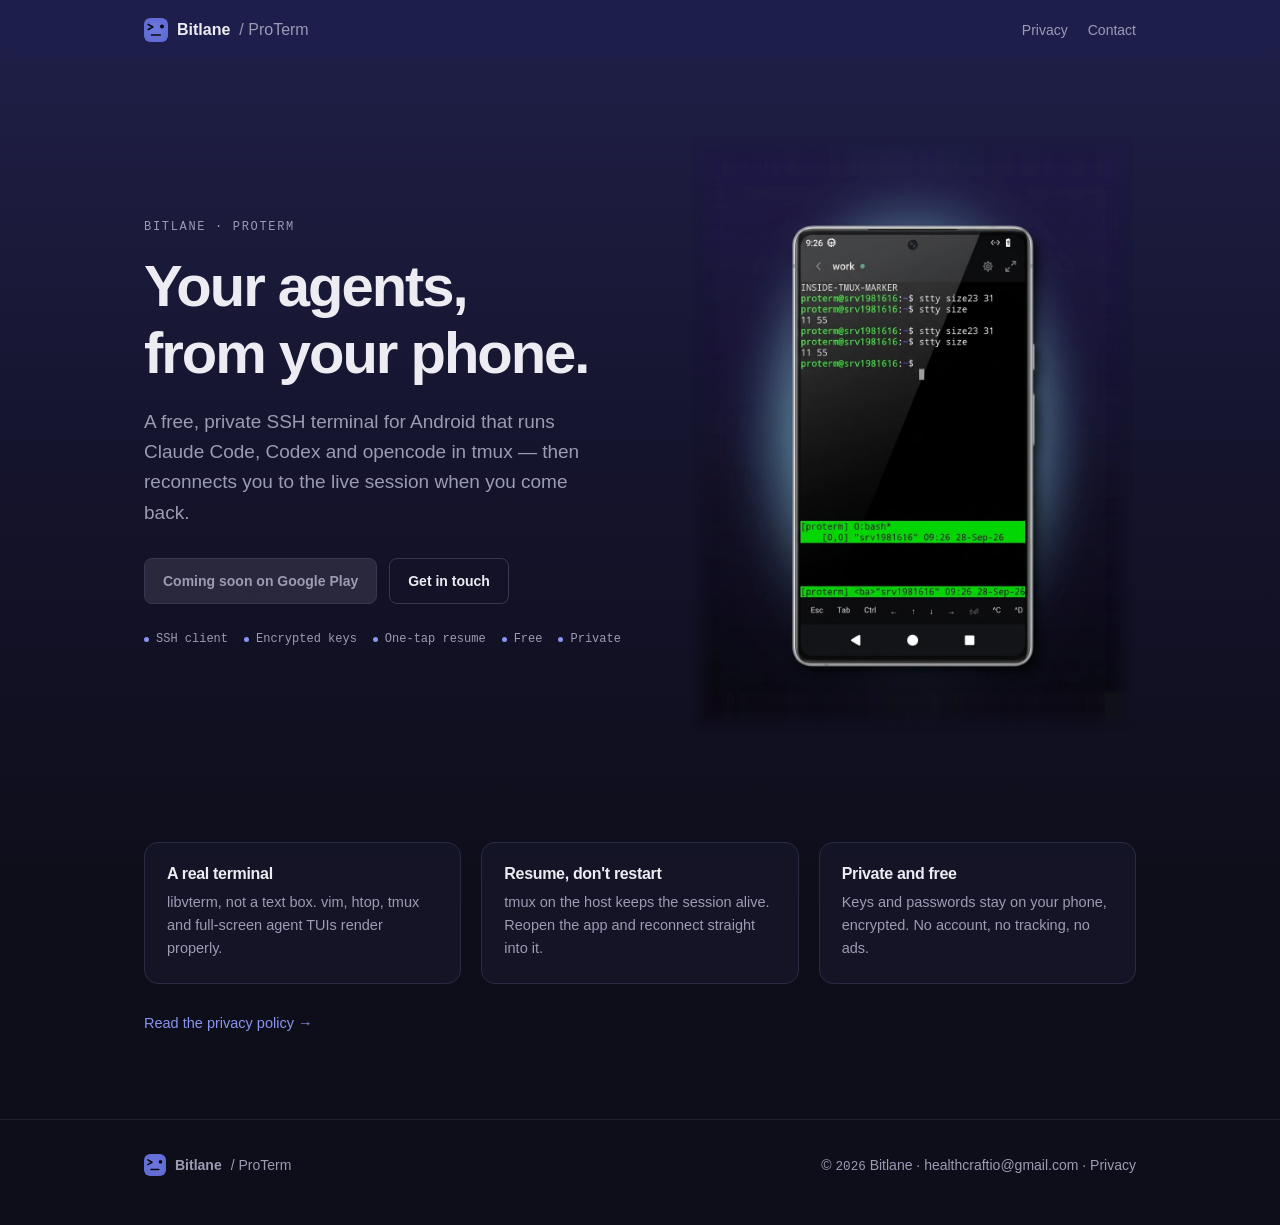
<file: index.html>
<!doctype html>
<html lang="en">
<head>
<meta charset="utf-8">
<meta name="viewport" content="width=device-width, initial-scale=1">
<title>ProTerm — AI agent SSH terminal for Android · Bitlane</title>
<meta name="description" content="ProTerm is a free, private SSH terminal for Android that runs Claude Code, Codex and opencode in tmux. No account, no tracking.">
<meta name="theme-color" content="#202049">
<meta property="og:title" content="ProTerm — Your agents, from your phone.">
<meta property="og:description" content="A free, private SSH terminal for Android that runs AI coding agents in tmux.">
<meta property="og:type" content="website">
<meta property="og:url" content="https://www.bitlane.in/">
<meta property="og:image" content="https://www.bitlane.in/assets/hero.png">
<link rel="icon" href="assets/logo.svg" type="image/svg+xml">
<link rel="apple-touch-icon" href="assets/app-icon-512.png">
<link rel="canonical" href="https://www.bitlane.in/">
<link rel="stylesheet" href="styles.css">
</head>
<body>

<header class="site-header">
  <div class="wrap">
    <a class="brand" href="/">
      <img src="assets/logo.svg" alt="">
      <span>Bitlane</span><span class="prod">/ ProTerm</span>
    </a>
    <nav class="nav">
      <a href="privacy.html">Privacy</a>
      <a href="mailto:healthcraftio@gmail.com">Contact</a>
    </nav>
  </div>
</header>

<main>

  <section class="hero">
    <div class="wrap hero-grid">
      <div>
        <p class="eyebrow">Bitlane · ProTerm</p>
        <h1>Your agents,<br>from your phone.</h1>
        <p class="lead">A free, private SSH terminal for Android that runs Claude Code, Codex and opencode in tmux — then reconnects you to the live session when you come back.</p>
        <div class="actions">
          <!-- Swap for the Play listing once published:
               https://play.google.com/store/apps/details?id=com.proterm.app -->
          <span class="btn btn-disabled" aria-disabled="true">Coming soon on Google&nbsp;Play</span>
          <a class="btn btn-ghost" href="mailto:healthcraftio@gmail.com">Get in touch</a>
        </div>
        <div class="proof">
          <span>SSH client</span>
          <span>Encrypted keys</span>
          <span>One-tap resume</span>
          <span>Free</span>
          <span>Private</span>
        </div>
      </div>
      <div class="hero-art">
        <picture>
          <source srcset="assets/hero.webp" type="image/webp">
          <img src="assets/hero.png" width="1038" height="1392"
               alt="ProTerm running an AI coding agent in tmux on a Pixel phone.">
        </picture>
      </div>
    </div>
  </section>

  <section class="band">
    <div class="wrap">
      <div class="points">
        <div class="point">
          <h3>A real terminal</h3>
          <p>libvterm, not a text box. vim, htop, tmux and full-screen agent TUIs render properly.</p>
        </div>
        <div class="point">
          <h3>Resume, don't restart</h3>
          <p>tmux on the host keeps the session alive. Reopen the app and reconnect straight into it.</p>
        </div>
        <div class="point">
          <h3>Private and free</h3>
          <p>Keys and passwords stay on your phone, encrypted. No account, no tracking, no ads.</p>
        </div>
      </div>
      <p class="band-foot"><a href="privacy.html">Read the privacy policy →</a></p>
    </div>
  </section>

</main>

<footer class="site-footer">
  <div class="wrap">
    <a class="brand" href="/">
      <img src="assets/logo.svg" alt="" style="width:22px;height:22px;border-radius:6px">
      <span>Bitlane</span><span class="prod">/ ProTerm</span>
    </a>
    <span>© <span class="mono">2026</span> Bitlane · <a href="mailto:healthcraftio@gmail.com">healthcraftio@gmail.com</a> · <a href="privacy.html">Privacy</a></span>
  </div>
</footer>

</body>
</html>
</file>
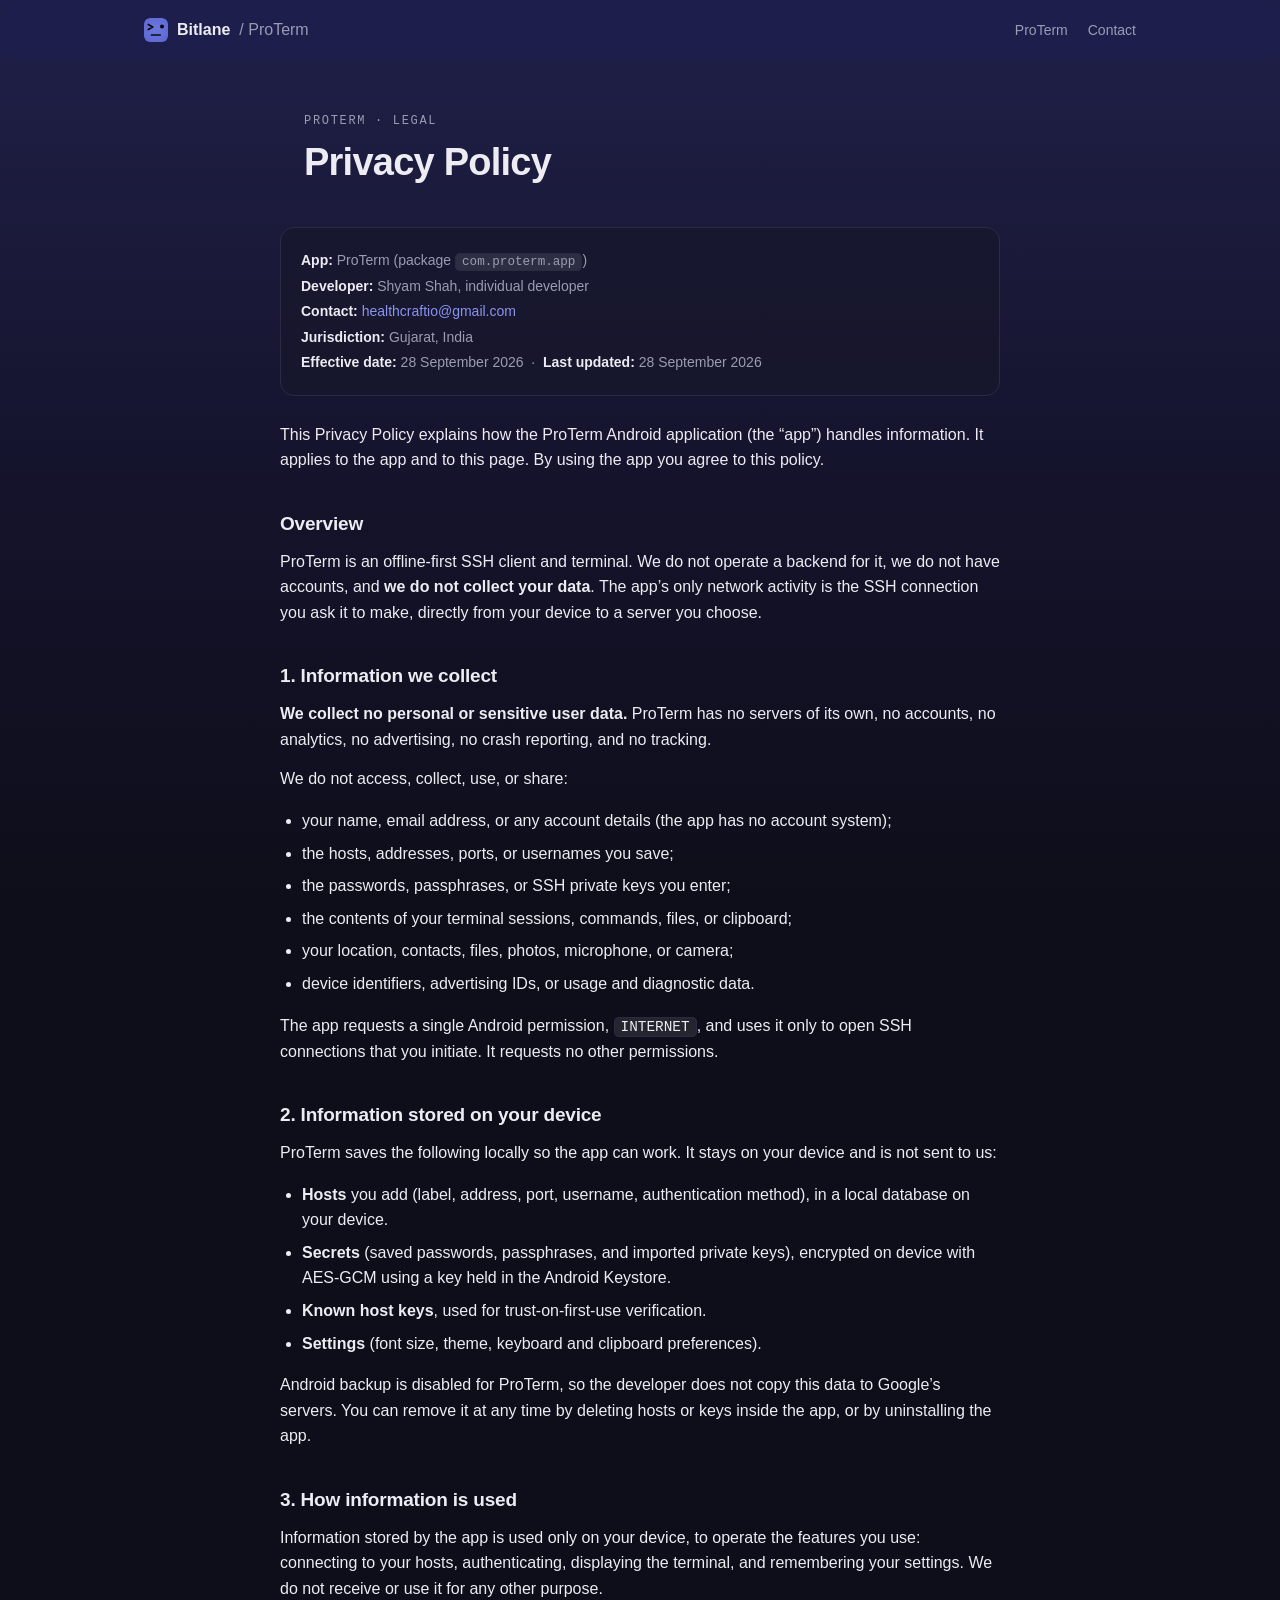
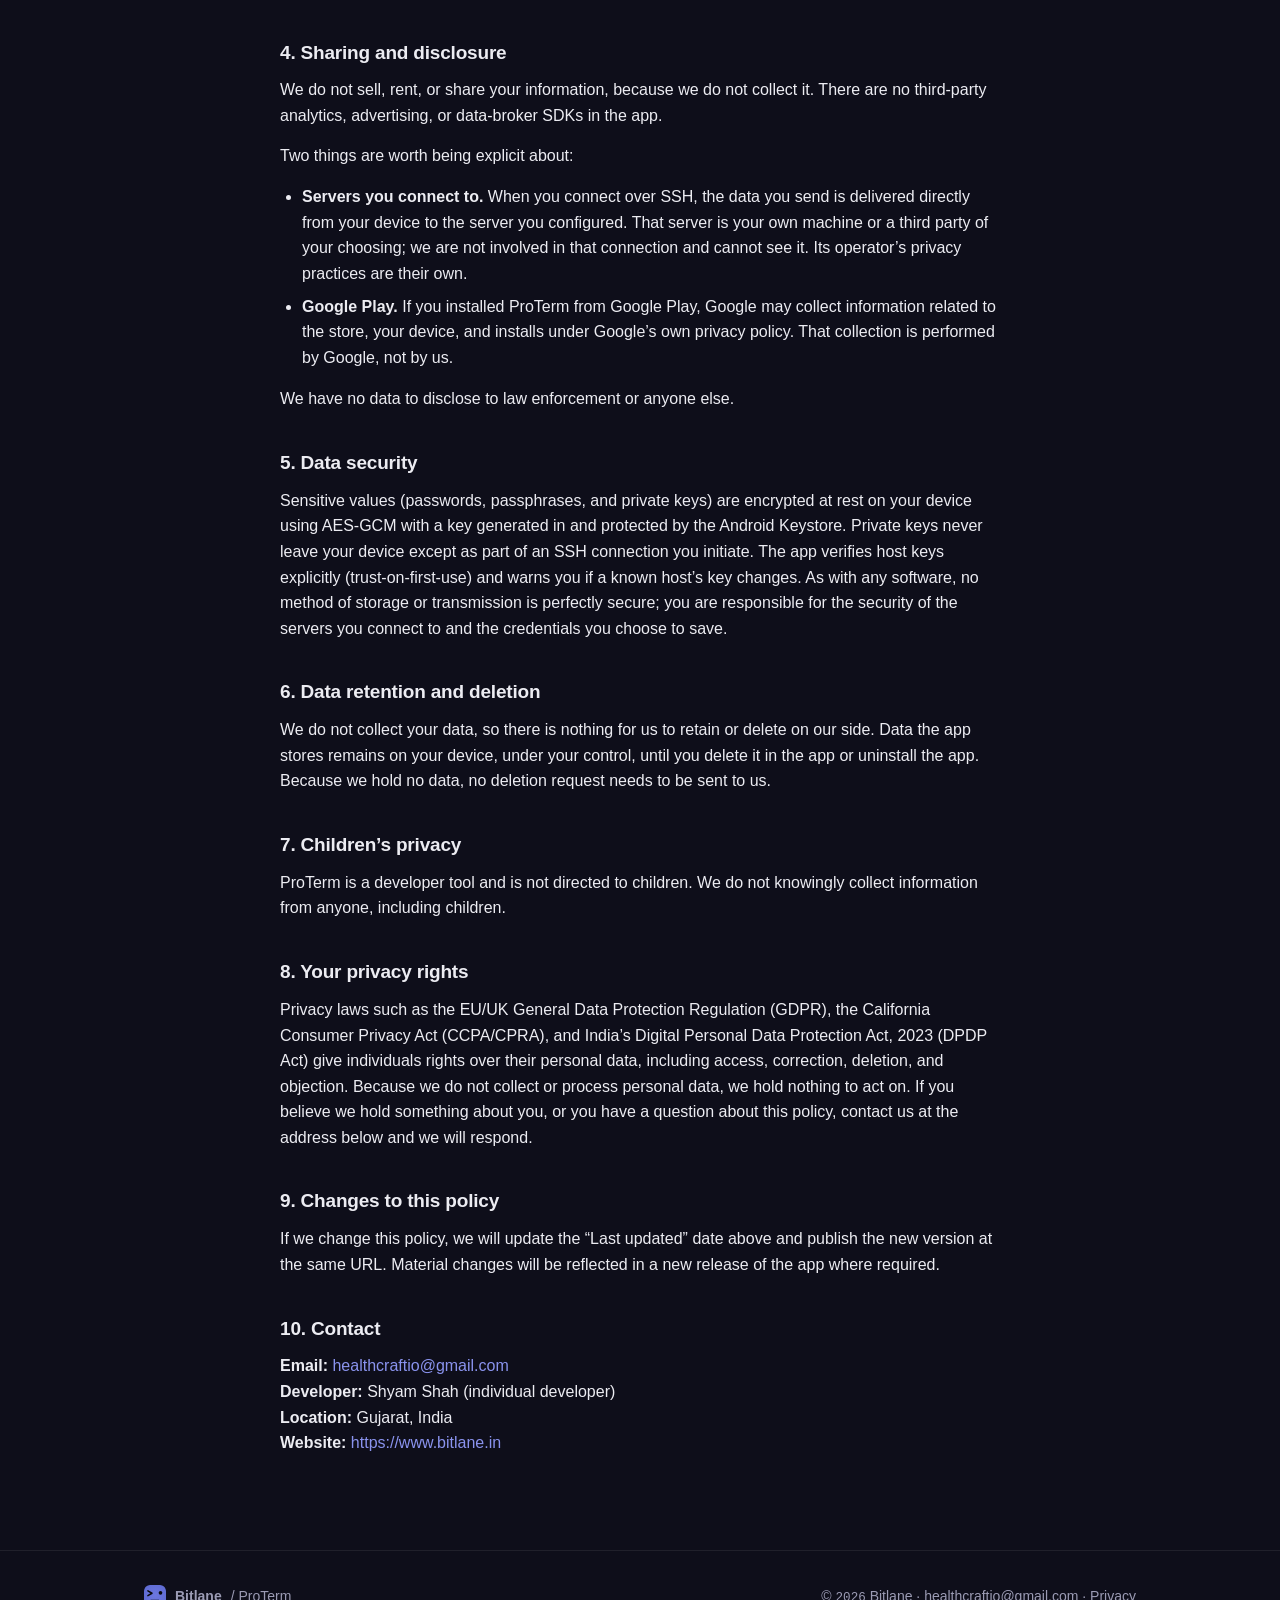
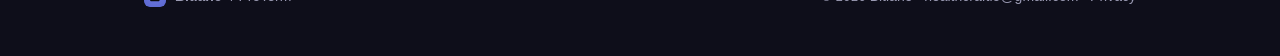
<file: privacy.html>
<!doctype html>
<html lang="en">
<head>
<meta charset="utf-8">
<meta name="viewport" content="width=device-width, initial-scale=1">
<title>Privacy Policy — ProTerm · Bitlane</title>
<meta name="description" content="ProTerm collects no personal data. It has no servers, no accounts, no analytics and no ads. Read the full privacy policy.">
<meta name="theme-color" content="#202049">
<link rel="icon" href="assets/logo.svg" type="image/svg+xml">
<link rel="apple-touch-icon" href="assets/app-icon-512.png">
<link rel="canonical" href="https://www.bitlane.in/privacy">
<link rel="stylesheet" href="styles.css">
</head>
<body>

<header class="site-header">
  <div class="wrap">
    <a class="brand" href="/">
      <img src="assets/logo.svg" alt="">
      <span>Bitlane</span><span class="prod">/ ProTerm</span>
    </a>
    <nav class="nav">
      <a href="/">ProTerm</a>
      <a href="mailto:healthcraftio@gmail.com">Contact</a>
    </nav>
  </div>
</header>

<main>
  <div class="legal-head">
    <div class="narrow">
      <p class="eyebrow">ProTerm · Legal</p>
      <h1>Privacy Policy</h1>
    </div>
  </div>

  <div class="narrow legal-body">
    <div class="legal-meta">
      <p><b>App:</b> ProTerm (package <code>com.proterm.app</code>)</p>
      <p><b>Developer:</b> Shyam Shah, individual developer</p>
      <p><b>Contact:</b> <a href="mailto:healthcraftio@gmail.com">healthcraftio@gmail.com</a></p>
      <p><b>Jurisdiction:</b> Gujarat, India</p>
      <p><b>Effective date:</b> 28 September 2026 &nbsp;·&nbsp; <b>Last updated:</b> 28 September 2026</p>
    </div>

    <p>This Privacy Policy explains how the ProTerm Android application (the &ldquo;app&rdquo;) handles information. It applies to the app and to this page. By using the app you agree to this policy.</p>

    <h2>Overview</h2>
    <p>ProTerm is an offline-first SSH client and terminal. We do not operate a backend for it, we do not have accounts, and <strong>we do not collect your data</strong>. The app&rsquo;s only network activity is the SSH connection you ask it to make, directly from your device to a server you choose.</p>

    <h2>1. Information we collect</h2>
    <p><strong>We collect no personal or sensitive user data.</strong> ProTerm has no servers of its own, no accounts, no analytics, no advertising, no crash reporting, and no tracking.</p>
    <p>We do not access, collect, use, or share:</p>
    <ul>
      <li>your name, email address, or any account details (the app has no account system);</li>
      <li>the hosts, addresses, ports, or usernames you save;</li>
      <li>the passwords, passphrases, or SSH private keys you enter;</li>
      <li>the contents of your terminal sessions, commands, files, or clipboard;</li>
      <li>your location, contacts, files, photos, microphone, or camera;</li>
      <li>device identifiers, advertising IDs, or usage and diagnostic data.</li>
    </ul>
    <p>The app requests a single Android permission, <code>INTERNET</code>, and uses it only to open SSH connections that you initiate. It requests no other permissions.</p>

    <h2>2. Information stored on your device</h2>
    <p>ProTerm saves the following locally so the app can work. It stays on your device and is not sent to us:</p>
    <ul>
      <li><strong>Hosts</strong> you add (label, address, port, username, authentication method), in a local database on your device.</li>
      <li><strong>Secrets</strong> (saved passwords, passphrases, and imported private keys), encrypted on device with AES-GCM using a key held in the Android Keystore.</li>
      <li><strong>Known host keys</strong>, used for trust-on-first-use verification.</li>
      <li><strong>Settings</strong> (font size, theme, keyboard and clipboard preferences).</li>
    </ul>
    <p>Android backup is disabled for ProTerm, so the developer does not copy this data to Google&rsquo;s servers. You can remove it at any time by deleting hosts or keys inside the app, or by uninstalling the app.</p>

    <h2>3. How information is used</h2>
    <p>Information stored by the app is used only on your device, to operate the features you use: connecting to your hosts, authenticating, displaying the terminal, and remembering your settings. We do not receive or use it for any other purpose.</p>

    <h2>4. Sharing and disclosure</h2>
    <p>We do not sell, rent, or share your information, because we do not collect it. There are no third-party analytics, advertising, or data-broker SDKs in the app.</p>
    <p>Two things are worth being explicit about:</p>
    <ul>
      <li><strong>Servers you connect to.</strong> When you connect over SSH, the data you send is delivered directly from your device to the server you configured. That server is your own machine or a third party of your choosing; we are not involved in that connection and cannot see it. Its operator&rsquo;s privacy practices are their own.</li>
      <li><strong>Google Play.</strong> If you installed ProTerm from Google Play, Google may collect information related to the store, your device, and installs under Google&rsquo;s own privacy policy. That collection is performed by Google, not by us.</li>
    </ul>
    <p>We have no data to disclose to law enforcement or anyone else.</p>

    <h2>5. Data security</h2>
    <p>Sensitive values (passwords, passphrases, and private keys) are encrypted at rest on your device using AES-GCM with a key generated in and protected by the Android Keystore. Private keys never leave your device except as part of an SSH connection you initiate. The app verifies host keys explicitly (trust-on-first-use) and warns you if a known host&rsquo;s key changes. As with any software, no method of storage or transmission is perfectly secure; you are responsible for the security of the servers you connect to and the credentials you choose to save.</p>

    <h2>6. Data retention and deletion</h2>
    <p>We do not collect your data, so there is nothing for us to retain or delete on our side. Data the app stores remains on your device, under your control, until you delete it in the app or uninstall the app. Because we hold no data, no deletion request needs to be sent to us.</p>

    <h2>7. Children&rsquo;s privacy</h2>
    <p>ProTerm is a developer tool and is not directed to children. We do not knowingly collect information from anyone, including children.</p>

    <h2>8. Your privacy rights</h2>
    <p>Privacy laws such as the EU/UK General Data Protection Regulation (GDPR), the California Consumer Privacy Act (CCPA/CPRA), and India&rsquo;s Digital Personal Data Protection Act, 2023 (DPDP Act) give individuals rights over their personal data, including access, correction, deletion, and objection. Because we do not collect or process personal data, we hold nothing to act on. If you believe we hold something about you, or you have a question about this policy, contact us at the address below and we will respond.</p>

    <h2>9. Changes to this policy</h2>
    <p>If we change this policy, we will update the &ldquo;Last updated&rdquo; date above and publish the new version at the same URL. Material changes will be reflected in a new release of the app where required.</p>

    <h2>10. Contact</h2>
    <p><b>Email:</b> <a href="mailto:healthcraftio@gmail.com">healthcraftio@gmail.com</a><br>
    <b>Developer:</b> Shyam Shah (individual developer)<br>
    <b>Location:</b> Gujarat, India<br>
    <b>Website:</b> <a href="https://www.bitlane.in">https://www.bitlane.in</a></p>
  </div>
</main>

<footer class="site-footer">
  <div class="wrap">
    <a class="brand" href="/">
      <img src="assets/logo.svg" alt="" style="width:22px;height:22px;border-radius:6px">
      <span>Bitlane</span><span class="prod">/ ProTerm</span>
    </a>
    <span>© <span class="mono">2026</span> Bitlane · <a href="mailto:healthcraftio@gmail.com">healthcraftio@gmail.com</a> · <a href="privacy.html">Privacy</a></span>
  </div>
</footer>

</body>
</html>
</file>
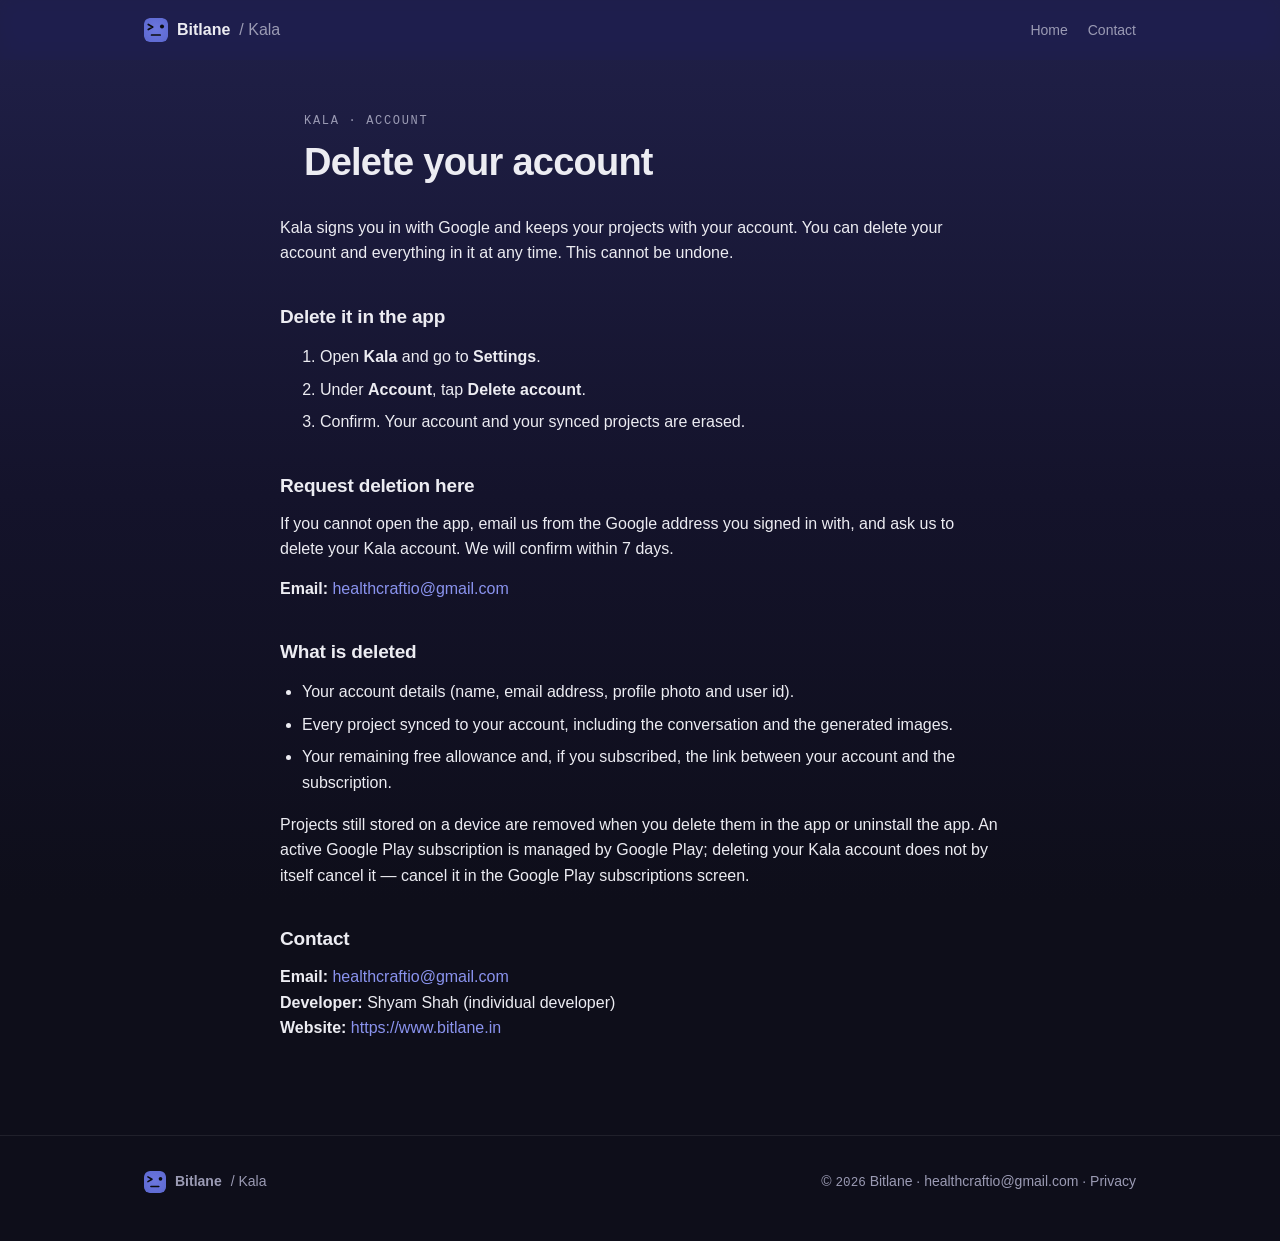
<file: kala/delete-account.html>
<!doctype html>
<html lang="en">
<head>
<meta charset="utf-8">
<meta name="viewport" content="width=device-width, initial-scale=1">
<title>Delete your account — Kala · Bitlane</title>
<meta name="description" content="How to delete your Kala account and the data it holds: delete it in the app under Settings, or request deletion here.">
<meta name="theme-color" content="#202049">
<link rel="icon" href="../assets/logo.svg" type="image/svg+xml">
<link rel="apple-touch-icon" href="../assets/app-icon-512.png">
<link rel="canonical" href="https://www.bitlane.in/kala/delete-account">
<link rel="stylesheet" href="../styles.css">
</head>
<body>

<header class="site-header">
  <div class="wrap">
    <a class="brand" href="/">
      <img src="../assets/logo.svg" alt="">
      <span>Bitlane</span><span class="prod">/ Kala</span>
    </a>
    <nav class="nav">
      <a href="/">Home</a>
      <a href="mailto:healthcraftio@gmail.com">Contact</a>
    </nav>
  </div>
</header>

<main>
  <div class="legal-head">
    <div class="narrow">
      <p class="eyebrow">Kala · Account</p>
      <h1>Delete your account</h1>
    </div>
  </div>

  <div class="narrow legal-body">
    <p>Kala signs you in with Google and keeps your projects with your account. You can delete your account and everything in it at any time. This cannot be undone.</p>

    <h2>Delete it in the app</h2>
    <ol>
      <li>Open <b>Kala</b> and go to <b>Settings</b>.</li>
      <li>Under <b>Account</b>, tap <b>Delete account</b>.</li>
      <li>Confirm. Your account and your synced projects are erased.</li>
    </ol>

    <h2>Request deletion here</h2>
    <p>If you cannot open the app, email us from the Google address you signed in with, and ask us to delete your Kala account. We will confirm within 7 days.</p>
    <p><b>Email:</b> <a href="mailto:healthcraftio@gmail.com?subject=Delete%20my%20Kala%20account">healthcraftio@gmail.com</a></p>

    <h2>What is deleted</h2>
    <ul>
      <li>Your account details (name, email address, profile photo and user id).</li>
      <li>Every project synced to your account, including the conversation and the generated images.</li>
      <li>Your remaining free allowance and, if you subscribed, the link between your account and the subscription.</li>
    </ul>
    <p>Projects still stored on a device are removed when you delete them in the app or uninstall the app. An active Google Play subscription is managed by Google Play; deleting your Kala account does not by itself cancel it — cancel it in the Google Play subscriptions screen.</p>

    <h2>Contact</h2>
    <p><b>Email:</b> <a href="mailto:healthcraftio@gmail.com">healthcraftio@gmail.com</a><br>
    <b>Developer:</b> Shyam Shah (individual developer)<br>
    <b>Website:</b> <a href="https://www.bitlane.in">https://www.bitlane.in</a></p>
  </div>
</main>

<footer class="site-footer">
  <div class="wrap">
    <a class="brand" href="/">
      <img src="../assets/logo.svg" alt="" style="width:22px;height:22px;border-radius:6px">
      <span>Bitlane</span><span class="prod">/ Kala</span>
    </a>
    <span>© <span class="mono">2026</span> Bitlane · <a href="mailto:healthcraftio@gmail.com">healthcraftio@gmail.com</a> · <a href="privacy.html">Privacy</a></span>
  </div>
</footer>

</body>
</html>
</file>
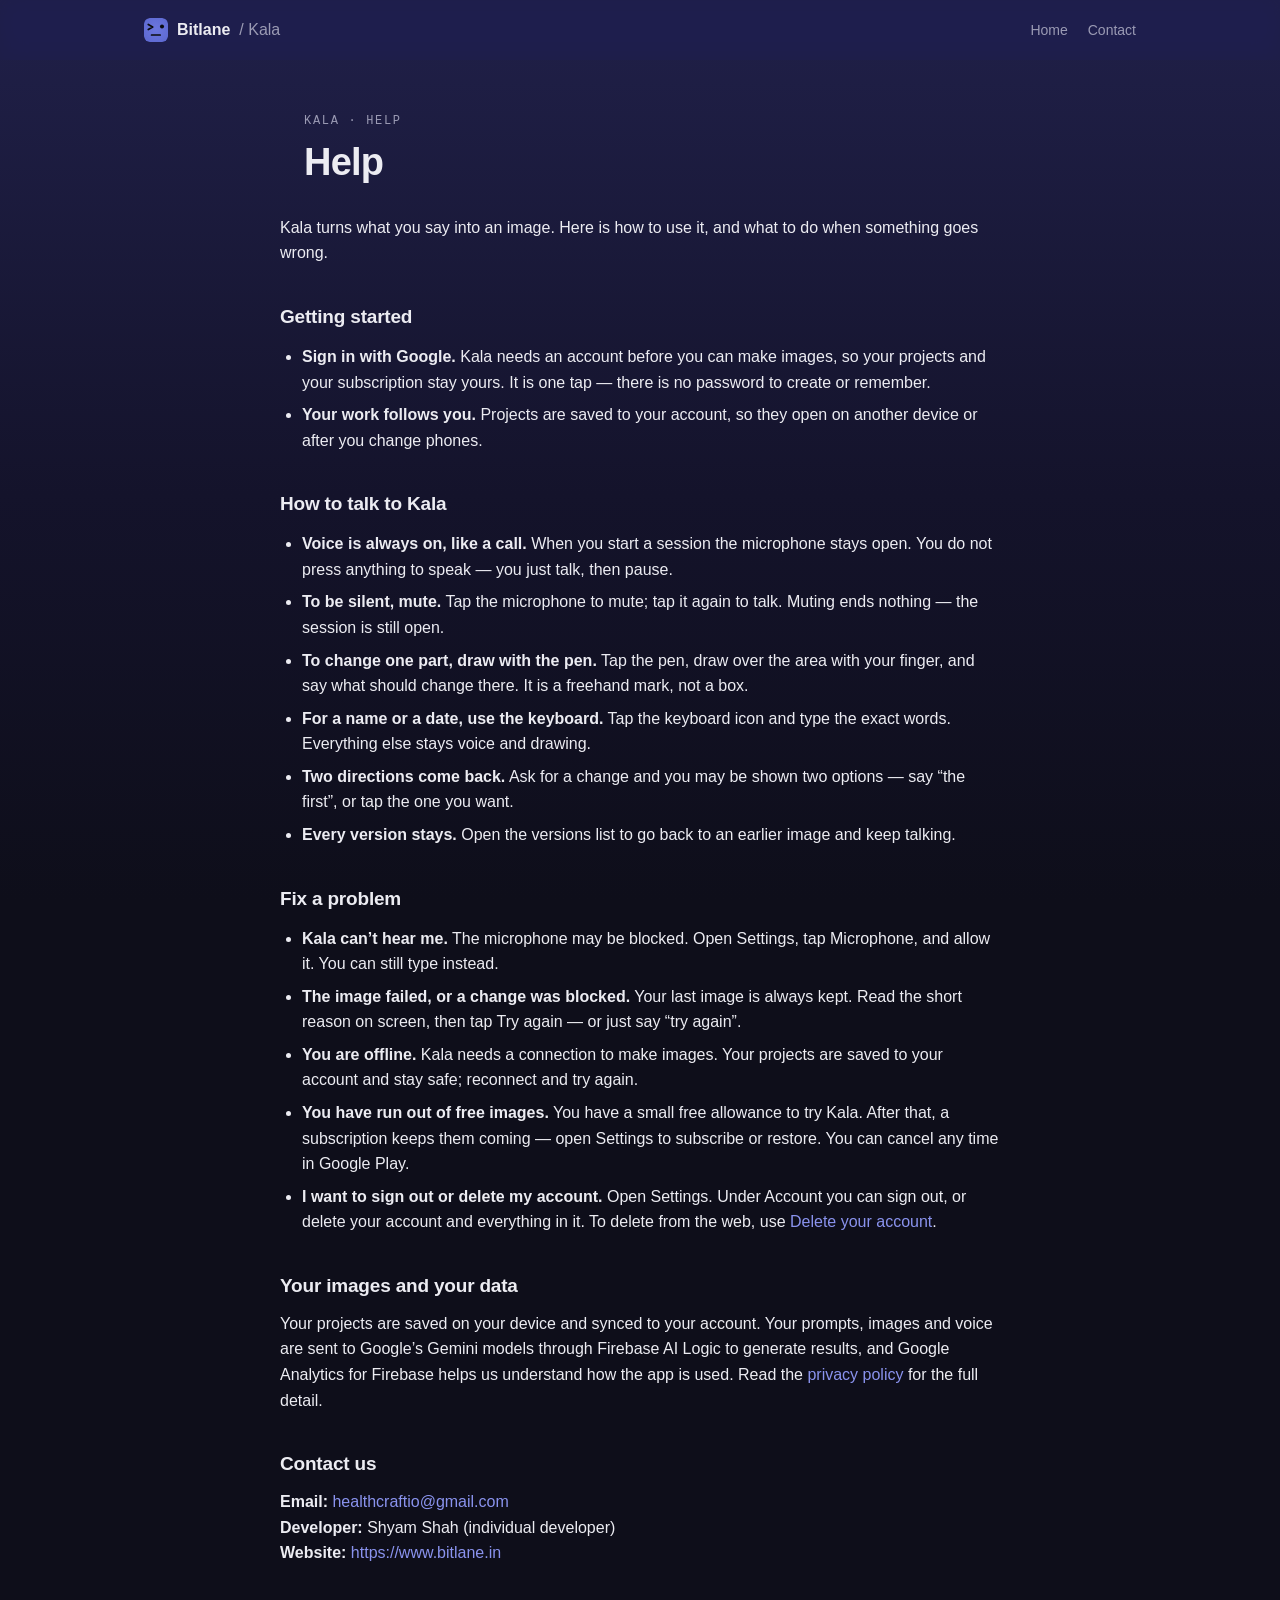
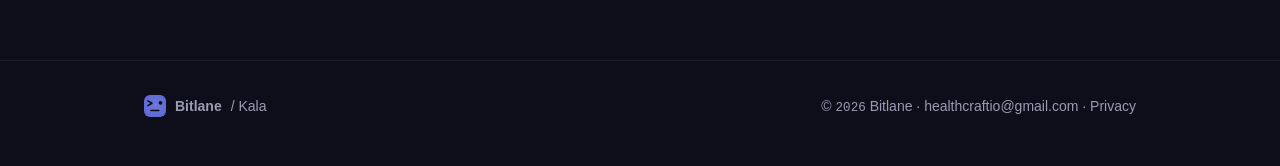
<file: kala/help.html>
<!doctype html>
<html lang="en">
<head>
<meta charset="utf-8">
<meta name="viewport" content="width=device-width, initial-scale=1">
<title>Help — Kala · Bitlane</title>
<meta name="description" content="How to talk to Kala, and how to fix the common problems: the microphone, images that fail, and being offline.">
<meta name="theme-color" content="#202049">
<link rel="icon" href="../assets/logo.svg" type="image/svg+xml">
<link rel="apple-touch-icon" href="../assets/app-icon-512.png">
<link rel="canonical" href="https://www.bitlane.in/kala/help">
<link rel="stylesheet" href="../styles.css">
</head>
<body>

<header class="site-header">
  <div class="wrap">
    <a class="brand" href="/">
      <img src="../assets/logo.svg" alt="">
      <span>Bitlane</span><span class="prod">/ Kala</span>
    </a>
    <nav class="nav">
      <a href="/">Home</a>
      <a href="mailto:healthcraftio@gmail.com">Contact</a>
    </nav>
  </div>
</header>

<main>
  <div class="legal-head">
    <div class="narrow">
      <p class="eyebrow">Kala · Help</p>
      <h1>Help</h1>
    </div>
  </div>

  <div class="narrow legal-body">
    <p>Kala turns what you say into an image. Here is how to use it, and what to do when something goes wrong.</p>

    <h2>Getting started</h2>
    <ul>
      <li><b>Sign in with Google.</b> Kala needs an account before you can make images, so your projects and your subscription stay yours. It is one tap — there is no password to create or remember.</li>
      <li><b>Your work follows you.</b> Projects are saved to your account, so they open on another device or after you change phones.</li>
    </ul>

    <h2>How to talk to Kala</h2>
    <ul>
      <li><b>Voice is always on, like a call.</b> When you start a session the microphone stays open. You do not press anything to speak — you just talk, then pause.</li>
      <li><b>To be silent, mute.</b> Tap the microphone to mute; tap it again to talk. Muting ends nothing — the session is still open.</li>
      <li><b>To change one part, draw with the pen.</b> Tap the pen, draw over the area with your finger, and say what should change there. It is a freehand mark, not a box.</li>
      <li><b>For a name or a date, use the keyboard.</b> Tap the keyboard icon and type the exact words. Everything else stays voice and drawing.</li>
      <li><b>Two directions come back.</b> Ask for a change and you may be shown two options — say “the first”, or tap the one you want.</li>
      <li><b>Every version stays.</b> Open the versions list to go back to an earlier image and keep talking.</li>
    </ul>

    <h2>Fix a problem</h2>
    <ul>
      <li><b>Kala can’t hear me.</b> The microphone may be blocked. Open Settings, tap Microphone, and allow it. You can still type instead.</li>
      <li><b>The image failed, or a change was blocked.</b> Your last image is always kept. Read the short reason on screen, then tap Try again — or just say “try again”.</li>
      <li><b>You are offline.</b> Kala needs a connection to make images. Your projects are saved to your account and stay safe; reconnect and try again.</li>
      <li><b>You have run out of free images.</b> You have a small free allowance to try Kala. After that, a subscription keeps them coming — open Settings to subscribe or restore. You can cancel any time in Google Play.</li>
      <li><b>I want to sign out or delete my account.</b> Open Settings. Under Account you can sign out, or delete your account and everything in it. To delete from the web, use <a href="delete-account.html">Delete your account</a>.</li>
    </ul>

    <h2>Your images and your data</h2>
    <p>Your projects are saved on your device and synced to your account. Your prompts, images and voice are sent to Google&rsquo;s Gemini models through Firebase AI Logic to generate results, and Google Analytics for Firebase helps us understand how the app is used. Read the <a href="privacy.html">privacy policy</a> for the full detail.</p>

    <h2>Contact us</h2>
    <p><b>Email:</b> <a href="mailto:healthcraftio@gmail.com">healthcraftio@gmail.com</a><br>
    <b>Developer:</b> Shyam Shah (individual developer)<br>
    <b>Website:</b> <a href="https://www.bitlane.in">https://www.bitlane.in</a></p>
  </div>
</main>

<footer class="site-footer">
  <div class="wrap">
    <a class="brand" href="/">
      <img src="../assets/logo.svg" alt="" style="width:22px;height:22px;border-radius:6px">
      <span>Bitlane</span><span class="prod">/ Kala</span>
    </a>
    <span>© <span class="mono">2026</span> Bitlane · <a href="mailto:healthcraftio@gmail.com">healthcraftio@gmail.com</a> · <a href="privacy.html">Privacy</a></span>
  </div>
</footer>

</body>
</html>
</file>
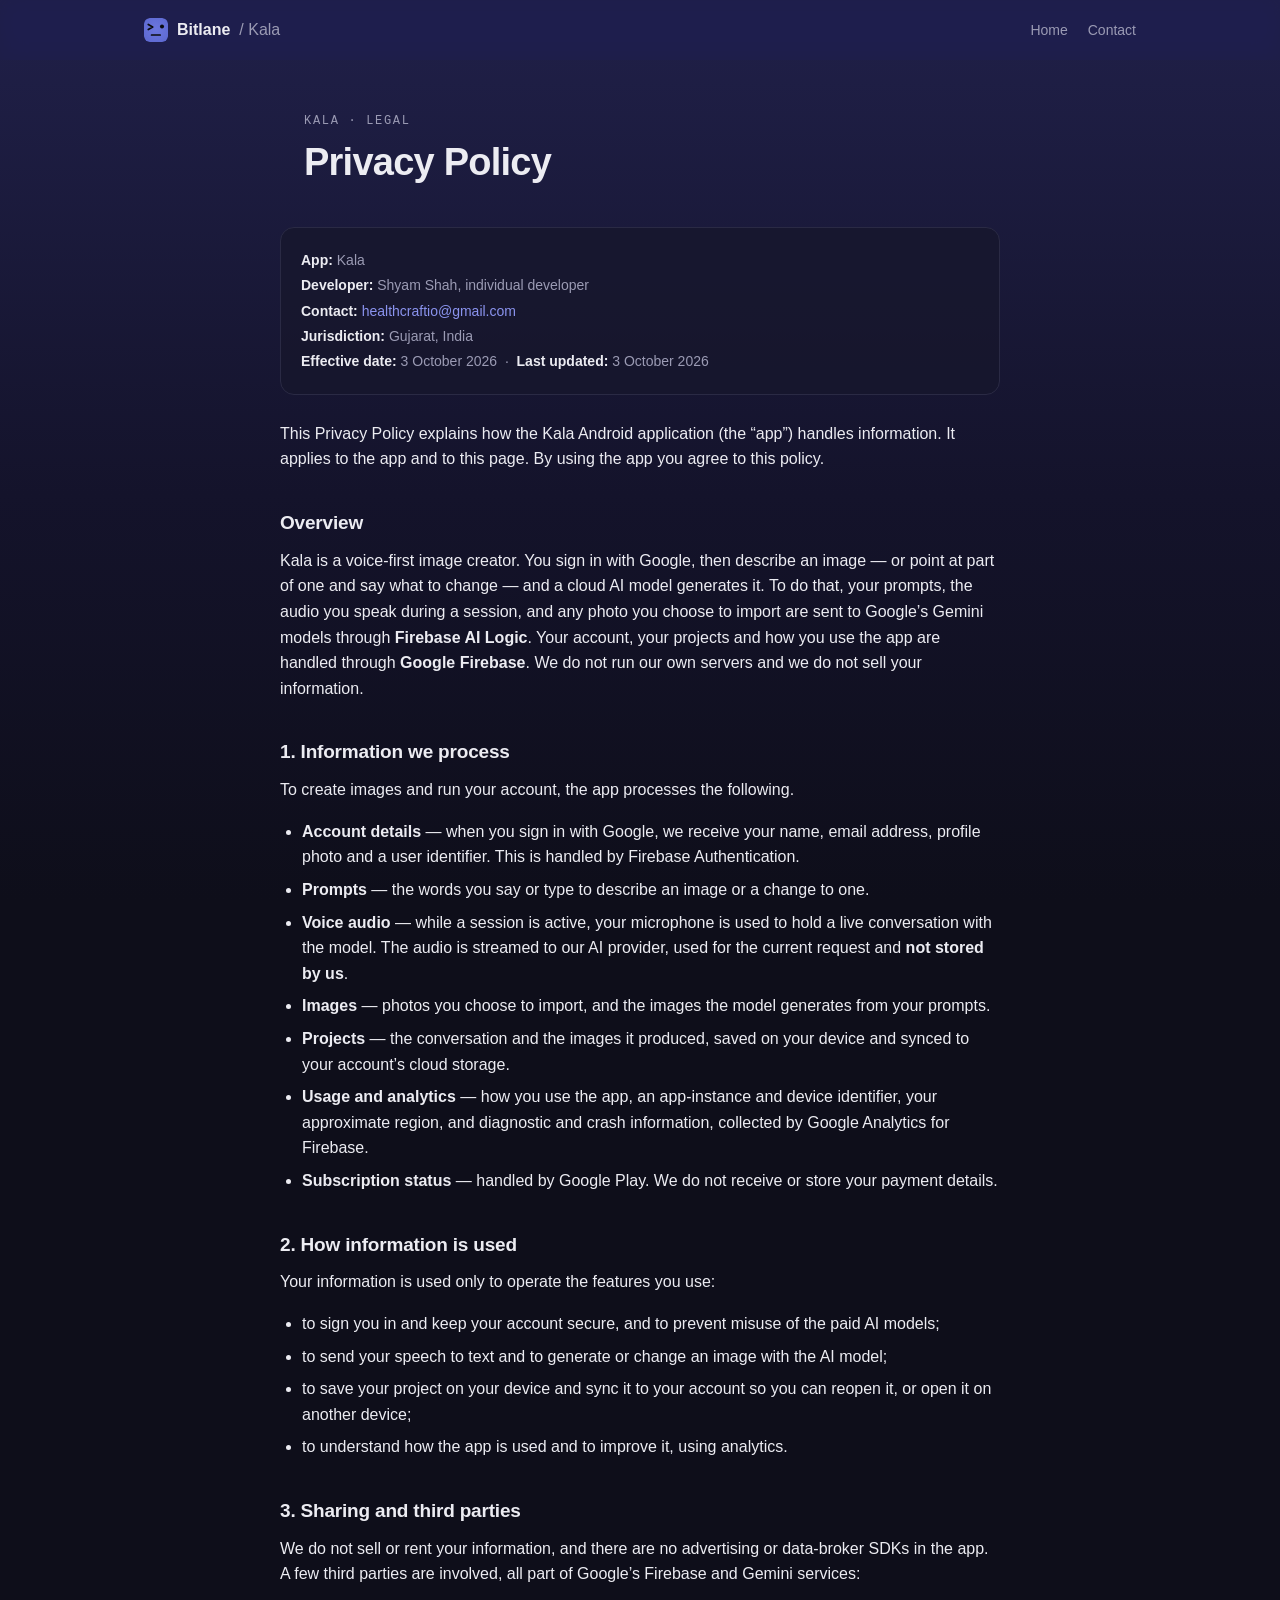
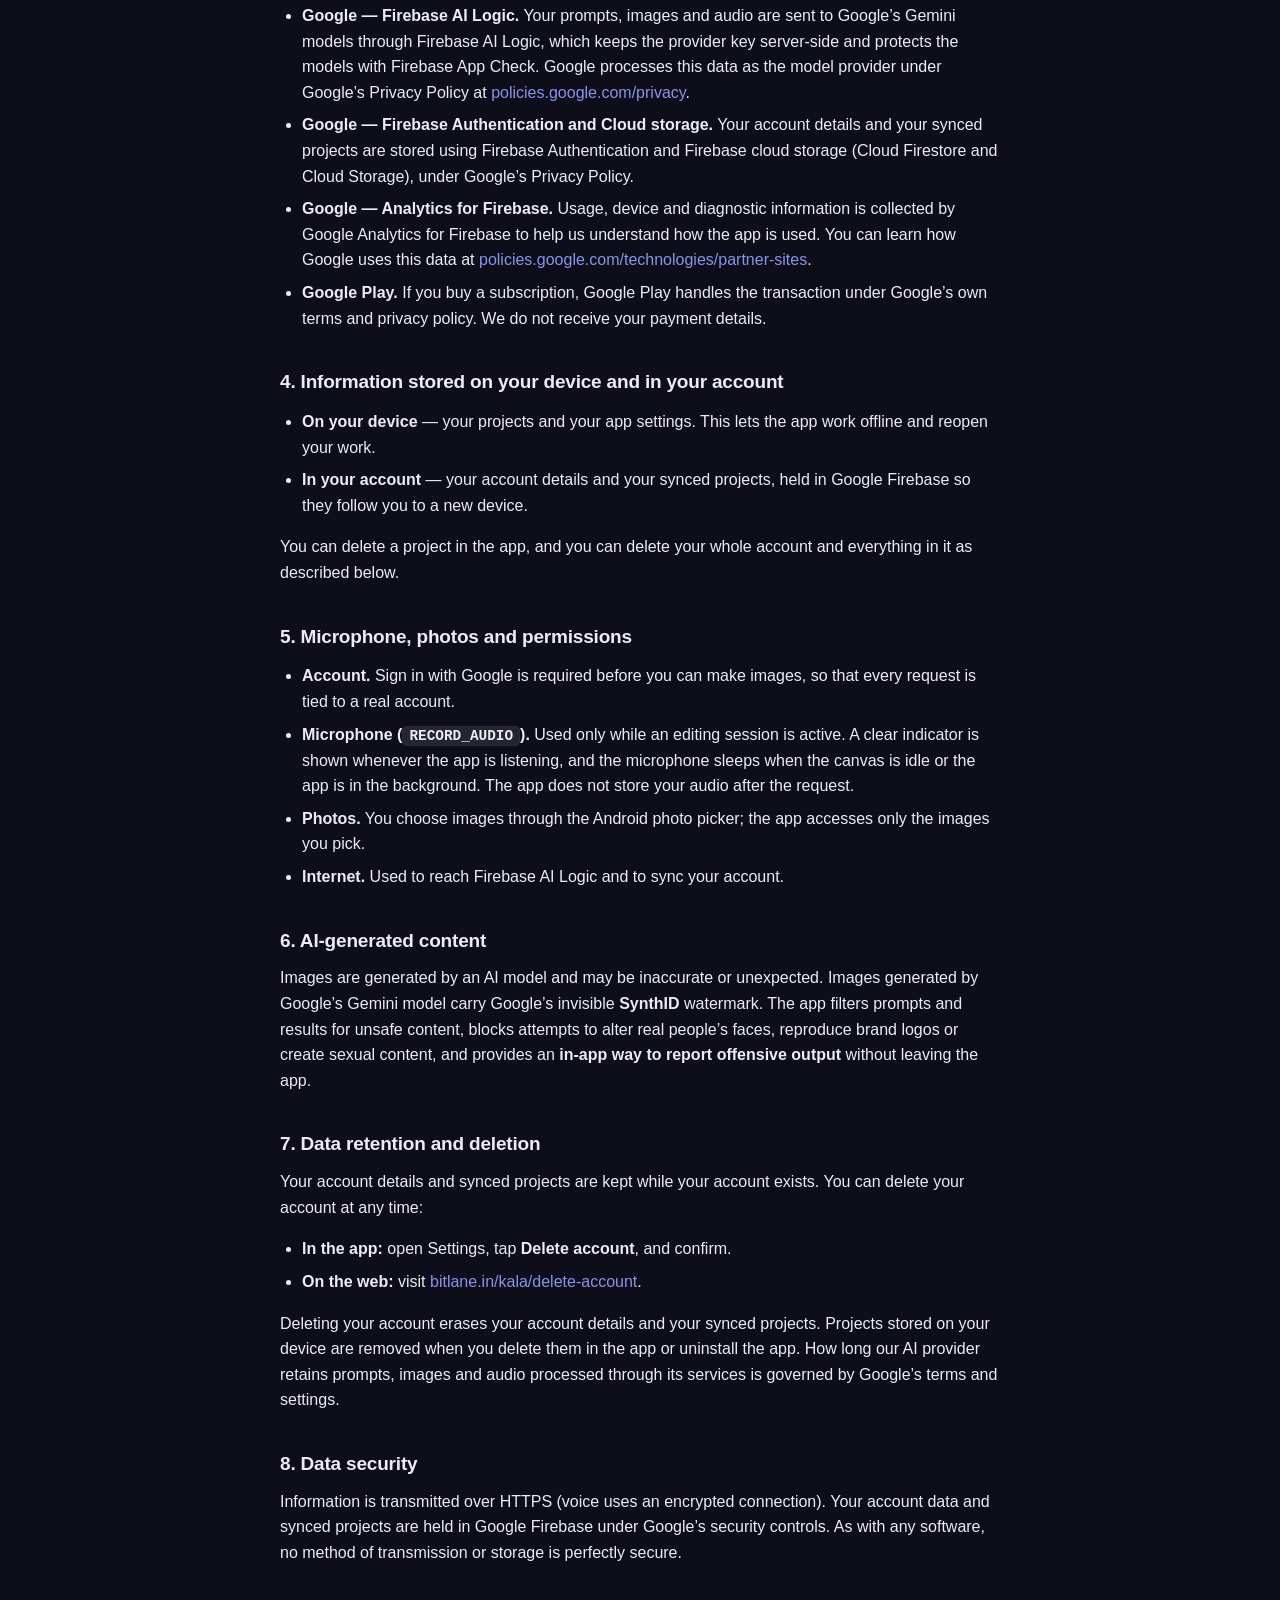
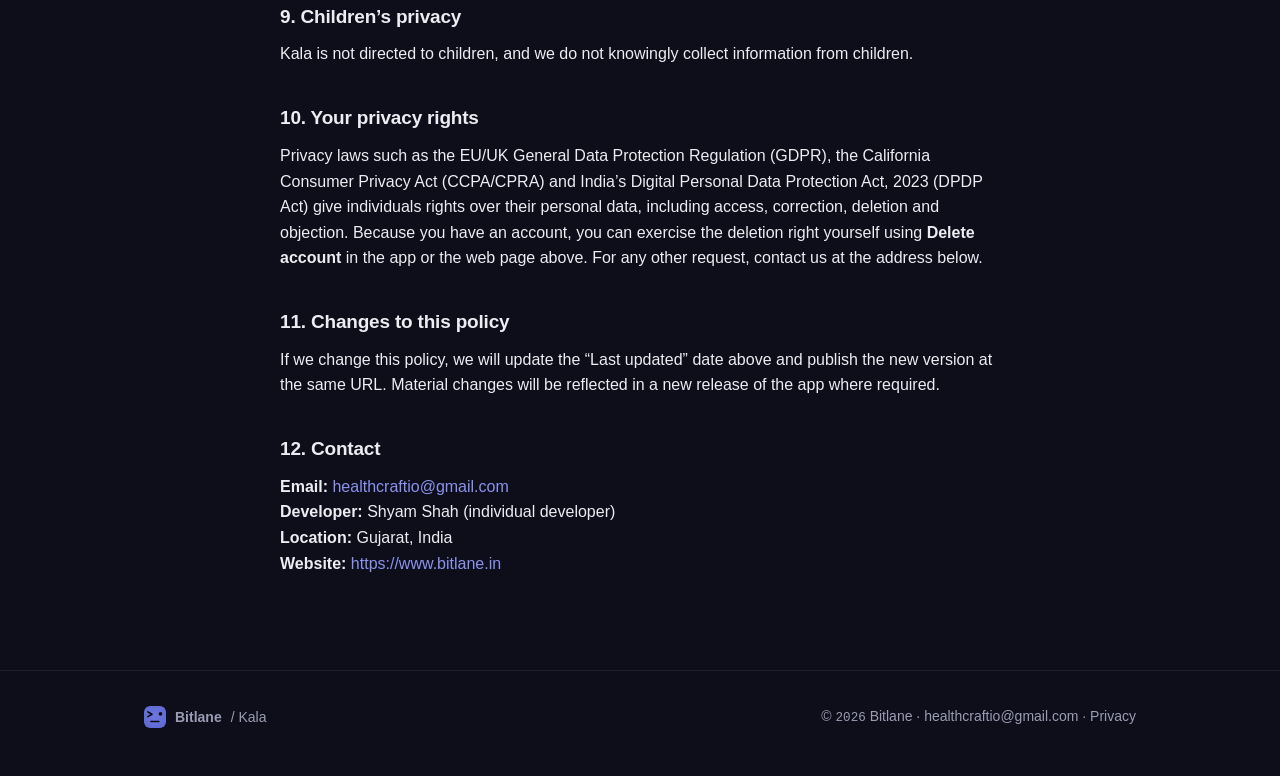
<file: kala/privacy.html>
<!doctype html>
<html lang="en">
<head>
<meta charset="utf-8">
<meta name="viewport" content="width=device-width, initial-scale=1">
<title>Privacy Policy — Kala · Bitlane</title>
<meta name="description" content="How the Kala Android app handles your account, images, voice and prompts: Kala signs you in with Google, sends your requests to Google's Gemini models through Firebase AI Logic, syncs your projects to your account, and uses Google Analytics for Firebase.">
<meta name="theme-color" content="#202049">
<link rel="icon" href="../assets/logo.svg" type="image/svg+xml">
<link rel="apple-touch-icon" href="../assets/app-icon-512.png">
<link rel="canonical" href="https://www.bitlane.in/kala/privacy">
<link rel="stylesheet" href="../styles.css">
</head>
<body>

<header class="site-header">
  <div class="wrap">
    <a class="brand" href="/">
      <img src="../assets/logo.svg" alt="">
      <span>Bitlane</span><span class="prod">/ Kala</span>
    </a>
    <nav class="nav">
      <a href="/">Home</a>
      <a href="mailto:healthcraftio@gmail.com">Contact</a>
    </nav>
  </div>
</header>

<main>
  <div class="legal-head">
    <div class="narrow">
      <p class="eyebrow">Kala · Legal</p>
      <h1>Privacy Policy</h1>
    </div>
  </div>

  <div class="narrow legal-body">
    <div class="legal-meta">
      <p><b>App:</b> Kala</p>
      <p><b>Developer:</b> Shyam Shah, individual developer</p>
      <p><b>Contact:</b> <a href="mailto:healthcraftio@gmail.com">healthcraftio@gmail.com</a></p>
      <p><b>Jurisdiction:</b> Gujarat, India</p>
      <p><b>Effective date:</b> 3 October 2026 &nbsp;·&nbsp; <b>Last updated:</b> 3 October 2026</p>
    </div>

    <p>This Privacy Policy explains how the Kala Android application (the &ldquo;app&rdquo;) handles information. It applies to the app and to this page. By using the app you agree to this policy.</p>

    <h2>Overview</h2>
    <p>Kala is a voice-first image creator. You sign in with Google, then describe an image — or point at part of one and say what to change — and a cloud AI model generates it. To do that, your prompts, the audio you speak during a session, and any photo you choose to import are sent to Google&rsquo;s Gemini models through <strong>Firebase AI Logic</strong>. Your account, your projects and how you use the app are handled through <strong>Google Firebase</strong>. We do not run our own servers and we do not sell your information.</p>

    <h2>1. Information we process</h2>
    <p>To create images and run your account, the app processes the following.</p>
    <ul>
      <li><strong>Account details</strong> — when you sign in with Google, we receive your name, email address, profile photo and a user identifier. This is handled by Firebase Authentication.</li>
      <li><strong>Prompts</strong> — the words you say or type to describe an image or a change to one.</li>
      <li><strong>Voice audio</strong> — while a session is active, your microphone is used to hold a live conversation with the model. The audio is streamed to our AI provider, used for the current request and <strong>not stored by us</strong>.</li>
      <li><strong>Images</strong> — photos you choose to import, and the images the model generates from your prompts.</li>
      <li><strong>Projects</strong> — the conversation and the images it produced, saved on your device and synced to your account&rsquo;s cloud storage.</li>
      <li><strong>Usage and analytics</strong> — how you use the app, an app-instance and device identifier, your approximate region, and diagnostic and crash information, collected by Google Analytics for Firebase.</li>
      <li><strong>Subscription status</strong> — handled by Google Play. We do not receive or store your payment details.</li>
    </ul>

    <h2>2. How information is used</h2>
    <p>Your information is used only to operate the features you use:</p>
    <ul>
      <li>to sign you in and keep your account secure, and to prevent misuse of the paid AI models;</li>
      <li>to send your speech to text and to generate or change an image with the AI model;</li>
      <li>to save your project on your device and sync it to your account so you can reopen it, or open it on another device;</li>
      <li>to understand how the app is used and to improve it, using analytics.</li>
    </ul>

    <h2>3. Sharing and third parties</h2>
    <p>We do not sell or rent your information, and there are no advertising or data-broker SDKs in the app. A few third parties are involved, all part of Google&rsquo;s Firebase and Gemini services:</p>
    <ul>
      <li><strong>Google — Firebase AI Logic.</strong> Your prompts, images and audio are sent to Google&rsquo;s Gemini models through Firebase AI Logic, which keeps the provider key server-side and protects the models with Firebase App Check. Google processes this data as the model provider under Google&rsquo;s Privacy Policy at <a href="https://policies.google.com/privacy">policies.google.com/privacy</a>.</li>
      <li><strong>Google — Firebase Authentication and Cloud storage.</strong> Your account details and your synced projects are stored using Firebase Authentication and Firebase cloud storage (Cloud Firestore and Cloud Storage), under Google&rsquo;s Privacy Policy.</li>
      <li><strong>Google — Analytics for Firebase.</strong> Usage, device and diagnostic information is collected by Google Analytics for Firebase to help us understand how the app is used. You can learn how Google uses this data at <a href="https://policies.google.com/technologies/partner-sites">policies.google.com/technologies/partner-sites</a>.</li>
      <li><strong>Google Play.</strong> If you buy a subscription, Google Play handles the transaction under Google&rsquo;s own terms and privacy policy. We do not receive your payment details.</li>
    </ul>

    <h2>4. Information stored on your device and in your account</h2>
    <ul>
      <li><strong>On your device</strong> — your projects and your app settings. This lets the app work offline and reopen your work.</li>
      <li><strong>In your account</strong> — your account details and your synced projects, held in Google Firebase so they follow you to a new device.</li>
    </ul>
    <p>You can delete a project in the app, and you can delete your whole account and everything in it as described below.</p>

    <h2>5. Microphone, photos and permissions</h2>
    <ul>
      <li><strong>Account.</strong> Sign in with Google is required before you can make images, so that every request is tied to a real account.</li>
      <li><strong>Microphone (<code>RECORD_AUDIO</code>).</strong> Used only while an editing session is active. A clear indicator is shown whenever the app is listening, and the microphone sleeps when the canvas is idle or the app is in the background. The app does not store your audio after the request.</li>
      <li><strong>Photos.</strong> You choose images through the Android photo picker; the app accesses only the images you pick.</li>
      <li><strong>Internet.</strong> Used to reach Firebase AI Logic and to sync your account.</li>
    </ul>

    <h2>6. AI-generated content</h2>
    <p>Images are generated by an AI model and may be inaccurate or unexpected. Images generated by Google&rsquo;s Gemini model carry Google&rsquo;s invisible <strong>SynthID</strong> watermark. The app filters prompts and results for unsafe content, blocks attempts to alter real people&rsquo;s faces, reproduce brand logos or create sexual content, and provides an <strong>in-app way to report offensive output</strong> without leaving the app.</p>

    <h2>7. Data retention and deletion</h2>
    <p>Your account details and synced projects are kept while your account exists. You can delete your account at any time:</p>
    <ul>
      <li><strong>In the app:</strong> open Settings, tap <b>Delete account</b>, and confirm.</li>
      <li><strong>On the web:</strong> visit <a href="https://www.bitlane.in/kala/delete-account">bitlane.in/kala/delete-account</a>.</li>
    </ul>
    <p>Deleting your account erases your account details and your synced projects. Projects stored on your device are removed when you delete them in the app or uninstall the app. How long our AI provider retains prompts, images and audio processed through its services is governed by Google&rsquo;s terms and settings.</p>

    <h2>8. Data security</h2>
    <p>Information is transmitted over HTTPS (voice uses an encrypted connection). Your account data and synced projects are held in Google Firebase under Google&rsquo;s security controls. As with any software, no method of transmission or storage is perfectly secure.</p>

    <h2>9. Children&rsquo;s privacy</h2>
    <p>Kala is not directed to children, and we do not knowingly collect information from children.</p>

    <h2>10. Your privacy rights</h2>
    <p>Privacy laws such as the EU/UK General Data Protection Regulation (GDPR), the California Consumer Privacy Act (CCPA/CPRA) and India&rsquo;s Digital Personal Data Protection Act, 2023 (DPDP Act) give individuals rights over their personal data, including access, correction, deletion and objection. Because you have an account, you can exercise the deletion right yourself using <b>Delete account</b> in the app or the web page above. For any other request, contact us at the address below.</p>

    <h2>11. Changes to this policy</h2>
    <p>If we change this policy, we will update the &ldquo;Last updated&rdquo; date above and publish the new version at the same URL. Material changes will be reflected in a new release of the app where required.</p>

    <h2>12. Contact</h2>
    <p><b>Email:</b> <a href="mailto:healthcraftio@gmail.com">healthcraftio@gmail.com</a><br>
    <b>Developer:</b> Shyam Shah (individual developer)<br>
    <b>Location:</b> Gujarat, India<br>
    <b>Website:</b> <a href="https://www.bitlane.in">https://www.bitlane.in</a></p>
  </div>
</main>

<footer class="site-footer">
  <div class="wrap">
    <a class="brand" href="/">
      <img src="../assets/logo.svg" alt="" style="width:22px;height:22px;border-radius:6px">
      <span>Bitlane</span><span class="prod">/ Kala</span>
    </a>
    <span>© <span class="mono">2026</span> Bitlane · <a href="mailto:healthcraftio@gmail.com">healthcraftio@gmail.com</a> · <a href="privacy.html">Privacy</a></span>
  </div>
</footer>

</body>
</html>
</file>
<file: styles.css>
/* Bitlane / ProTerm — Linear-anchored tokens, set to the hero image's field so the
   two merge. No JavaScript, no build step. */

:root{
  color-scheme: dark;
  --bg-top:#202049;      /* matches the top of the hero image */
  --bg-mid:#14132b;
  --bg:#0e0e1a;          /* matches the bottom of the hero image */
  --surface:#17172b;
  --elev:#20203a;
  --line:#2a2a44;
  --line2:#373754;
  --fg:#ececf2;
  --muted:#9b9bb4;
  --faint:#6d6d88;
  --accent:#8a93ee;
  --accent-hi:#a2aaf6;
  --radius:8px;
  --radius-card:14px;
  --sans:-apple-system,BlinkMacSystemFont,"Segoe UI",Inter,Roboto,Helvetica,Arial,sans-serif;
  --mono:ui-monospace,SFMono-Regular,"SF Mono",Menlo,Consolas,"Liberation Mono",monospace;
}

*{box-sizing:border-box}
html{scroll-behavior:smooth}
body{
  margin:0;color:var(--fg);
  font-family:var(--sans);font-size:16px;line-height:1.6;
  -webkit-font-smoothing:antialiased;text-rendering:optimizeLegibility;
  background-color:var(--bg);
  background-image:linear-gradient(180deg, var(--bg-top) 0%, var(--bg-mid) 55%, var(--bg) 100%);
  background-attachment:fixed;
}
a{color:var(--accent);text-decoration:none}
a:hover{color:var(--accent-hi);text-decoration:underline}
img{max-width:100%;display:block}
h1,h2,h3{letter-spacing:-0.02em;line-height:1.15;margin:0}
p{margin:0}
code,.mono{font-family:var(--mono);font-size:.9em}

.wrap{max-width:1040px;margin:0 auto;padding:0 24px}
.narrow{max-width:720px;margin:0 auto;padding:0 24px}

/* Header */
.site-header{position:sticky;top:0;z-index:20;
  background:var(--bg-top);
  background:color-mix(in srgb, var(--bg-top) 62%, transparent);
  backdrop-filter:saturate(140%) blur(12px)}
.site-header .wrap{display:flex;align-items:center;gap:20px;height:60px}
.brand{display:flex;align-items:center;gap:9px;font-weight:600;color:var(--fg)}
.brand:hover{color:var(--fg);text-decoration:none}
.brand img{width:24px;height:24px;border-radius:6px}
.brand .prod{color:var(--muted);font-weight:500}
.nav{margin-left:auto;display:flex;align-items:center;gap:20px}
.nav a{color:var(--muted);font-size:14px}
.nav a:hover{color:var(--fg);text-decoration:none}

/* Buttons */
.btn{display:inline-flex;align-items:center;gap:9px;padding:11px 18px;border-radius:var(--radius);
  font-size:14px;font-weight:600;border:1px solid transparent;transition:background .15s,border-color .15s,color .15s}
.btn:hover{text-decoration:none}
.btn-primary{background:#fff;color:#16162a}
.btn-primary:hover{background:#e9e9ef;color:#16162a}
.btn-ghost{border-color:var(--line2);color:var(--fg)}
.btn-ghost:hover{border-color:var(--muted);background:color-mix(in srgb, var(--fg) 8%, transparent);color:var(--fg)}
.btn-disabled{background:color-mix(in srgb, var(--fg) 10%, transparent);color:var(--muted);border-color:var(--line2);cursor:default}
.btn-disabled:hover{color:var(--muted)}

/* Hero */
.hero{padding:74px 0 88px}
.hero-grid{display:grid;grid-template-columns:1fr .9fr;gap:48px;align-items:center}
.eyebrow{font-family:var(--mono);font-size:12px;letter-spacing:.14em;text-transform:uppercase;
  color:var(--muted);margin:0 0 16px}
.hero h1{font-size:clamp(36px,5.6vw,58px);font-weight:600;letter-spacing:-0.035em}
.lead{color:var(--muted);font-size:clamp(16px,1.9vw,19px);margin:20px 0 0;max-width:44ch}
.actions{display:flex;flex-wrap:wrap;gap:12px;margin-top:30px}
.proof{display:flex;flex-wrap:wrap;gap:8px 16px;margin-top:26px;
  font-family:var(--mono);font-size:12px;color:var(--muted)}
.proof span::before{content:"";display:inline-block;width:5px;height:5px;border-radius:50%;
  background:var(--accent);margin-right:7px;vertical-align:middle}
.hero-art{display:flex;justify-content:center}
/* the hero art is pre-feathered to alpha, so it dissolves into the field; no frame */
.hero-art img{width:100%;max-width:470px;height:auto;border:none;box-shadow:none}

/* Section 2 — three points */
.band{padding:20px 0 84px}
.points{display:grid;grid-template-columns:repeat(3,1fr);gap:20px}
.point{border:1px solid var(--line);border-radius:var(--radius-card);
  background:color-mix(in srgb, var(--surface) 72%, transparent);padding:22px}
.point h3{font-size:16px;font-weight:600;margin-bottom:8px}
.point p{color:var(--muted);font-size:14.5px;margin:0}
.band-foot{margin-top:28px;font-size:14.5px}

/* Footer */
.site-footer{padding:34px 0 48px;color:var(--muted);font-size:14px;
  border-top:1px solid color-mix(in srgb, var(--fg) 8%, transparent)}
.site-footer .wrap{display:flex;justify-content:space-between;align-items:center;gap:18px;flex-wrap:wrap}
.site-footer .brand{font-size:14px}
.site-footer a{color:var(--muted)}
.site-footer a:hover{color:var(--fg)}

/* Legal pages */
.legal-head{padding:52px 0 8px}
.legal-head .eyebrow{margin-bottom:10px}
.legal-head h1{font-size:clamp(28px,4vw,38px)}
.legal-body{padding:8px 0 80px}
.legal-meta{background:color-mix(in srgb, var(--surface) 72%, transparent);border:1px solid var(--line);
  border-radius:var(--radius-card);padding:18px 20px;margin:26px 0}
.legal-meta p{margin:3px 0;font-size:14px;color:var(--muted)}
.legal-meta b{color:var(--fg);font-weight:600}
.legal-body>p{margin:14px 0}
.legal-body h2{font-size:19px;margin:40px 0 8px;letter-spacing:-0.01em}
.legal-body ul{padding-left:22px}
.legal-body li{margin:7px 0}
.legal-body code{background:color-mix(in srgb, var(--fg) 10%, transparent);border:1px solid var(--line);border-radius:5px;padding:1px 6px}

@media (max-width:820px){
  .hero{padding:52px 0 64px}
  .hero-grid{grid-template-columns:1fr;gap:40px}
  .hero-art{order:-1}
  .hero-art img{max-width:330px}
  .points{grid-template-columns:1fr}
}
@media (max-width:560px){
  .wrap,.narrow{padding:0 18px}
  .nav{gap:14px}
}
</file>
